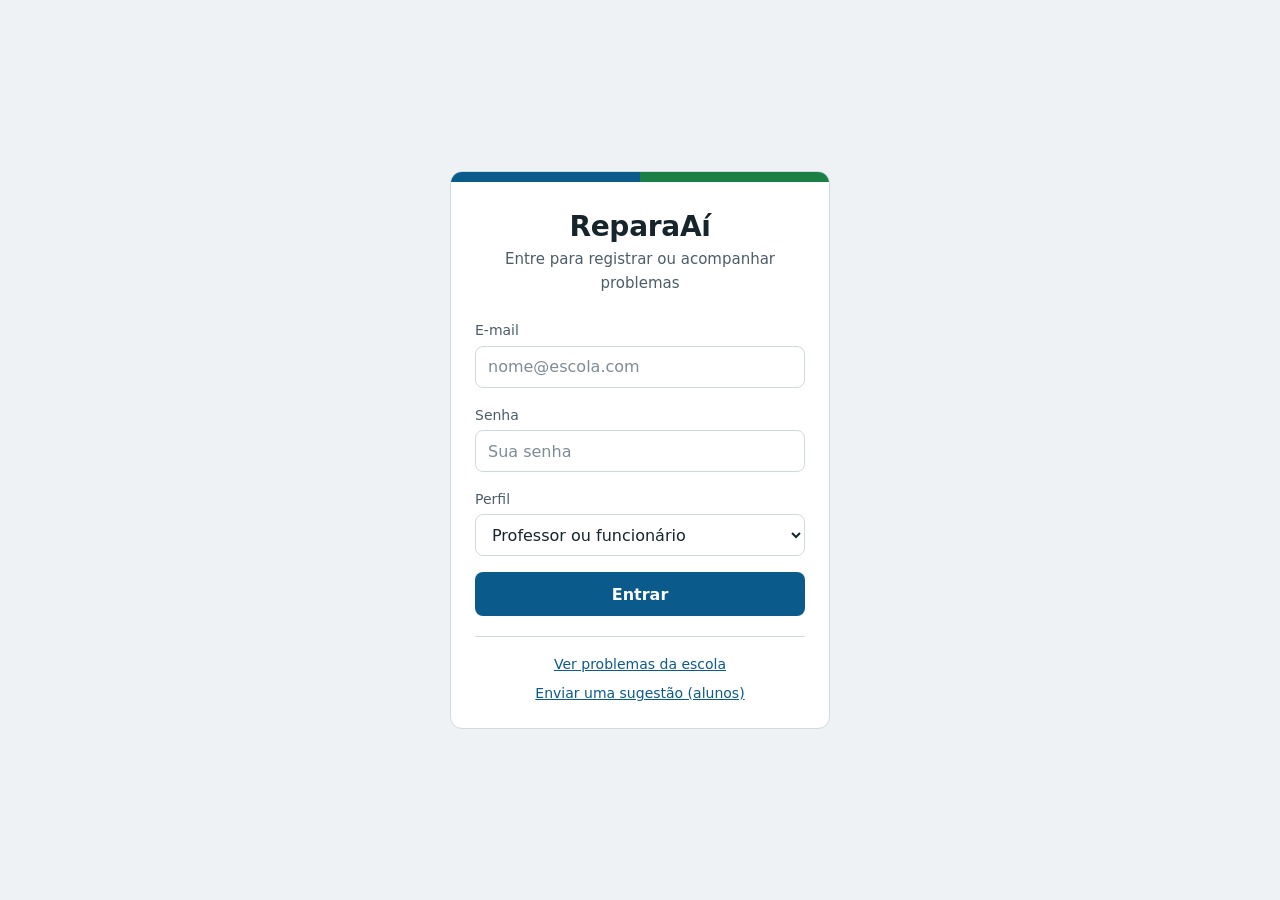
<file: index.html>
<!DOCTYPE html>
<html lang="pt-BR">
<head>
  <meta charset="UTF-8">
  <meta name="viewport" content="width=device-width, initial-scale=1.0">
  <meta name="description" content="ReparaAí: sistema para registrar e acompanhar os problemas de estrutura da escola.">
  <title>Entrar | ReparaAí</title>
  <link rel="stylesheet" href="index.css">
</head>
<body class="pagina-login">

  <main class="cartao">
    <div class="cartao-corpo">

      <header class="cabecalho-login">
        <h1>ReparaAí</h1>
        <p class="subtitulo">Entre para registrar ou acompanhar problemas</p>
      </header>

      <form class="formulario" id="form-login" action="relatar.html">

        <div class="campo">
          <label for="email">E-mail</label>
          <input type="email" id="email" placeholder="nome@escola.com" autocomplete="email" required>
        </div>

        <div class="campo">
          <label for="senha">Senha</label>
          <input type="password" id="senha" placeholder="Sua senha" autocomplete="current-password" required>
        </div>

        <div class="campo">
          <label for="perfil">Perfil</label>
          <select id="perfil" required>
            <option value="funcionario">Professor ou funcionário</option>
            <option value="direcao">Direção</option>
            <option value="manutencao">Manutenção</option>
          </select>
        </div>

        <button type="submit" class="btn btn-primario">Entrar</button>

      </form>

      <nav class="links-rodape" aria-label="Acesso sem login">
        <a href="publico.html">Ver problemas da escola</a>
        <a href="sugestões.html">Enviar uma sugestão (alunos)</a>
      </nav>

    </div>
  </main>

  <script src="index.js"></script>
</body>
</html>
</file>
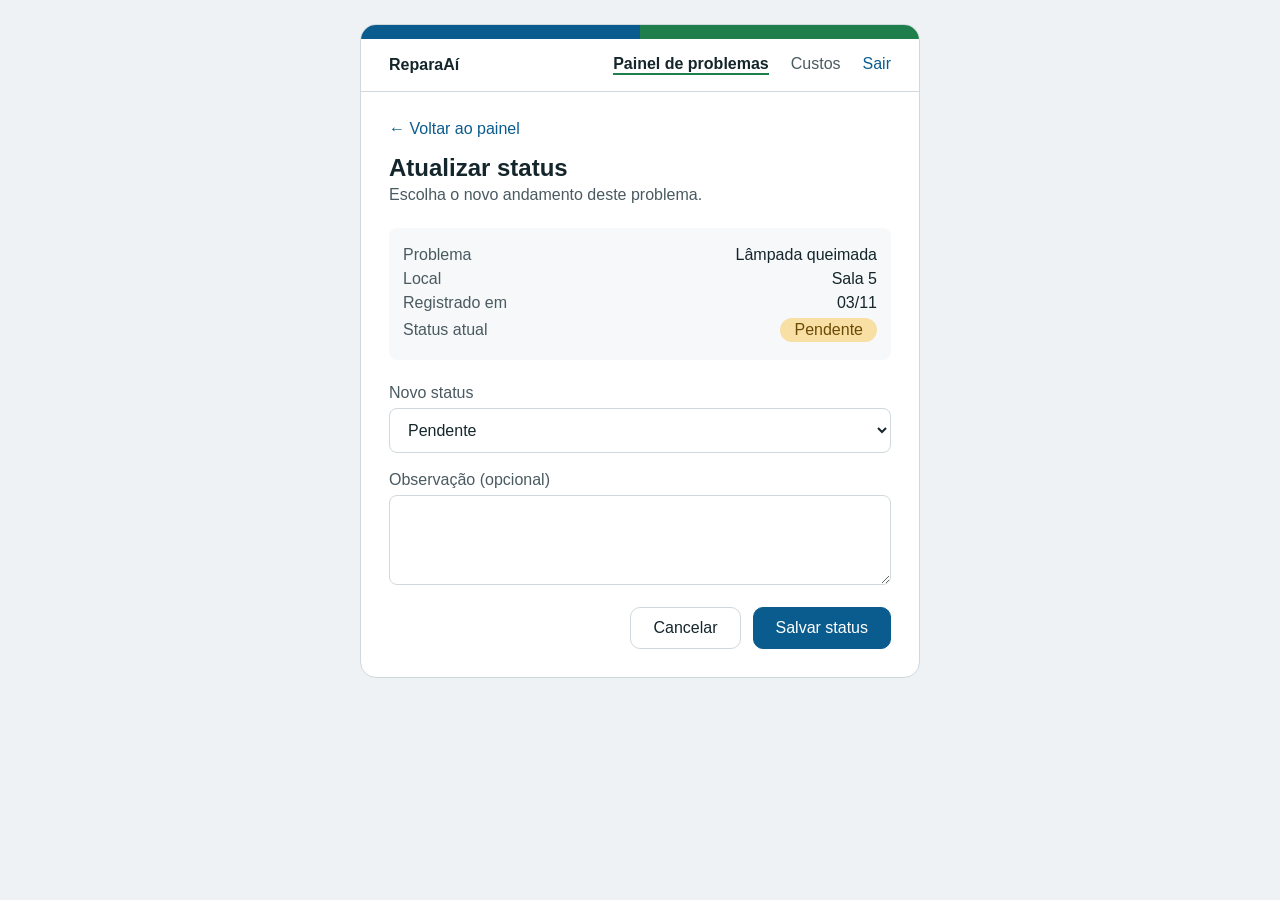
<file: atualizar.html>
<!DOCTYPE html>
<html lang="pt-BR">
<head>
  <meta charset="UTF-8">
  <meta name="viewport" content="width=device-width, initial-scale=1">
  <title>Atualizar status | ReparaAí</title>
  <link rel="stylesheet" href="atualizar.css">
</head>
<body>

  <main class="cartao">

    <header class="cabecalho">
      <a class="logo" href="painel.html">ReparaAí</a>
      <nav class="menu">
        <a href="painel.html" class="ativo">Painel de problemas</a>
        <a href="custos.html">Custos</a>
        <a href="index.html" class="sair">Sair</a>
      </nav>
    </header>

    <section class="conteudo">
      <a class="voltar" href="painel.html">← Voltar ao painel</a>

      <h1>Atualizar status</h1>
      <p class="subtitulo">Escolha o novo andamento deste problema.</p>

      <div class="resumo">
        <p><span>Problema</span> <span>Lâmpada queimada</span></p>
        <p><span>Local</span> <span>Sala 5</span></p>
        <p><span>Registrado em</span> <span>03/11</span></p>
        <p><span>Status atual</span> <span class="status pendente">Pendente</span></p>
      </div>

      <form action="painel.html">
        <div class="campo">
          <label for="novo-status">Novo status</label>
          <select id="novo-status">
            <option>Pendente</option>
            <option>Em andamento</option>
            <option>Resolvido</option>
          </select>
        </div>

        <div class="campo">
          <label for="observacao">Observação (opcional)</label>
          <textarea id="observacao"></textarea>
        </div>

        <div class="botoes">
          <a href="painel.html" class="btn">Cancelar</a>
          <button type="submit" class="btn btn-primario">Salvar status</button>
        </div>
      </form>
    </section>

  </main>

</body>
</html>
</file>
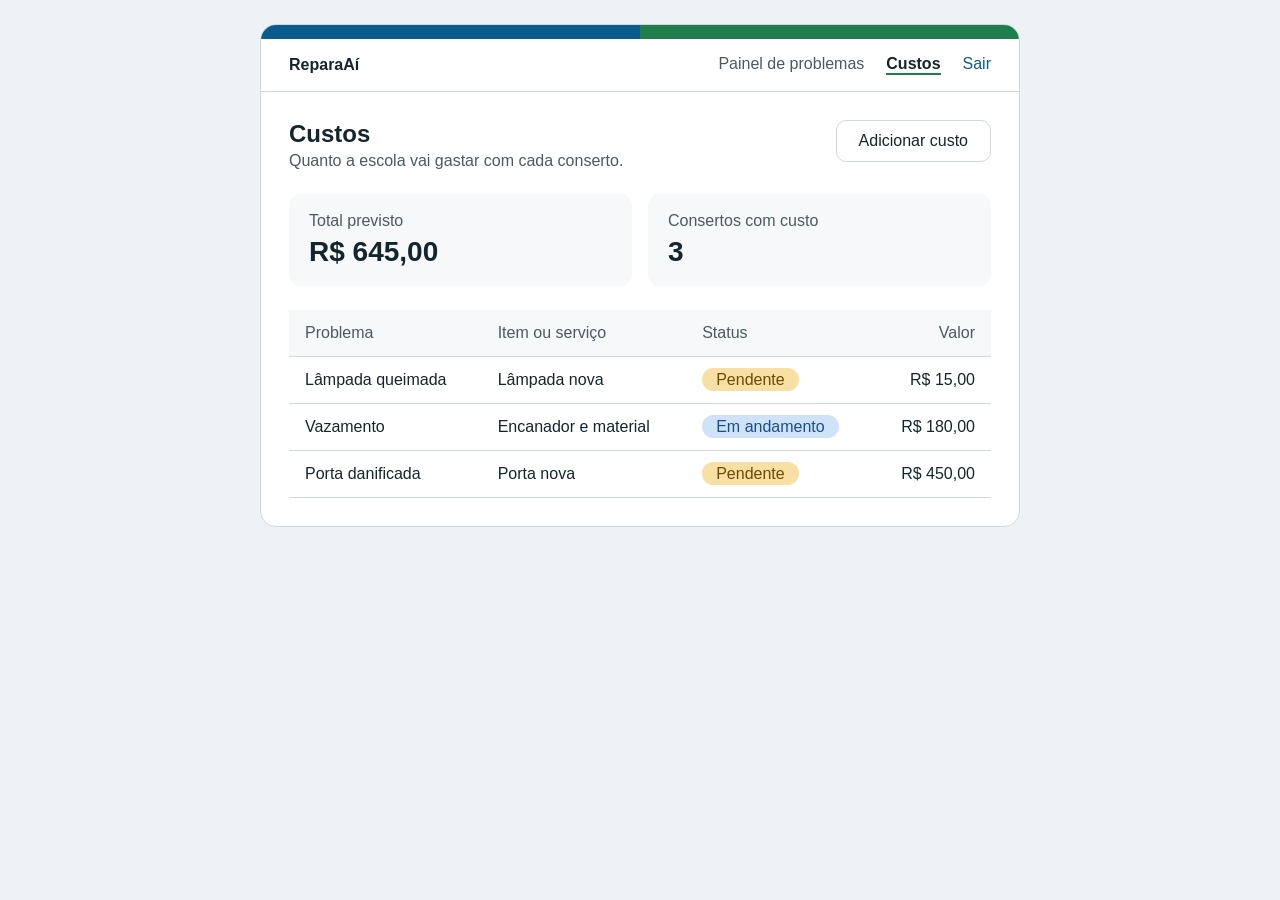
<file: custos.html>
<!DOCTYPE html>
<html lang="pt-BR">
<head>
  <meta charset="UTF-8">
  <meta name="viewport" content="width=device-width, initial-scale=1">
  <title>Custos | ReparaAí</title>
  <link rel="stylesheet" href="custos.css">
</head>
<body>

  <main class="cartao">

    <header class="cabecalho">
      <a class="logo" href="painel.html">ReparaAí</a>
      <nav class="menu">
        <a href="painel.html">Painel de problemas</a>
        <a href="custos.html" class="ativo">Custos</a>
        <a href="index.html" class="sair">Sair</a>
      </nav>
    </header>

    <section class="conteudo">

      <div class="titulo-linha">
        <div>
          <h1>Custos</h1>
          <p class="subtitulo">Quanto a escola vai gastar com cada conserto.</p>
        </div>
        <a href="adicionar-custo.html" class="btn">Adicionar custo</a>
      </div>

      <div class="totais">
        <div class="total">
          <p>Total previsto</p>
          <strong>R$ 645,00</strong>
        </div>
        <div class="total">
          <p>Consertos com custo</p>
          <strong>3</strong>
        </div>
      </div>

      <table>
        <tr>
          <th>Problema</th>
          <th>Item ou serviço</th>
          <th>Status</th>
          <th class="direita">Valor</th>
        </tr>
        <tr>
          <td>Lâmpada queimada</td>
          <td>Lâmpada nova</td>
          <td><span class="status pendente">Pendente</span></td>
          <td class="direita">R$ 15,00</td>
        </tr>
        <tr>
          <td>Vazamento</td>
          <td>Encanador e material</td>
          <td><span class="status andamento">Em andamento</span></td>
          <td class="direita">R$ 180,00</td>
        </tr>
        <tr>
          <td>Porta danificada</td>
          <td>Porta nova</td>
          <td><span class="status pendente">Pendente</span></td>
          <td class="direita">R$ 450,00</td>
        </tr>
      </table>
    </section>

  </main>

</body>
</html>
</file>
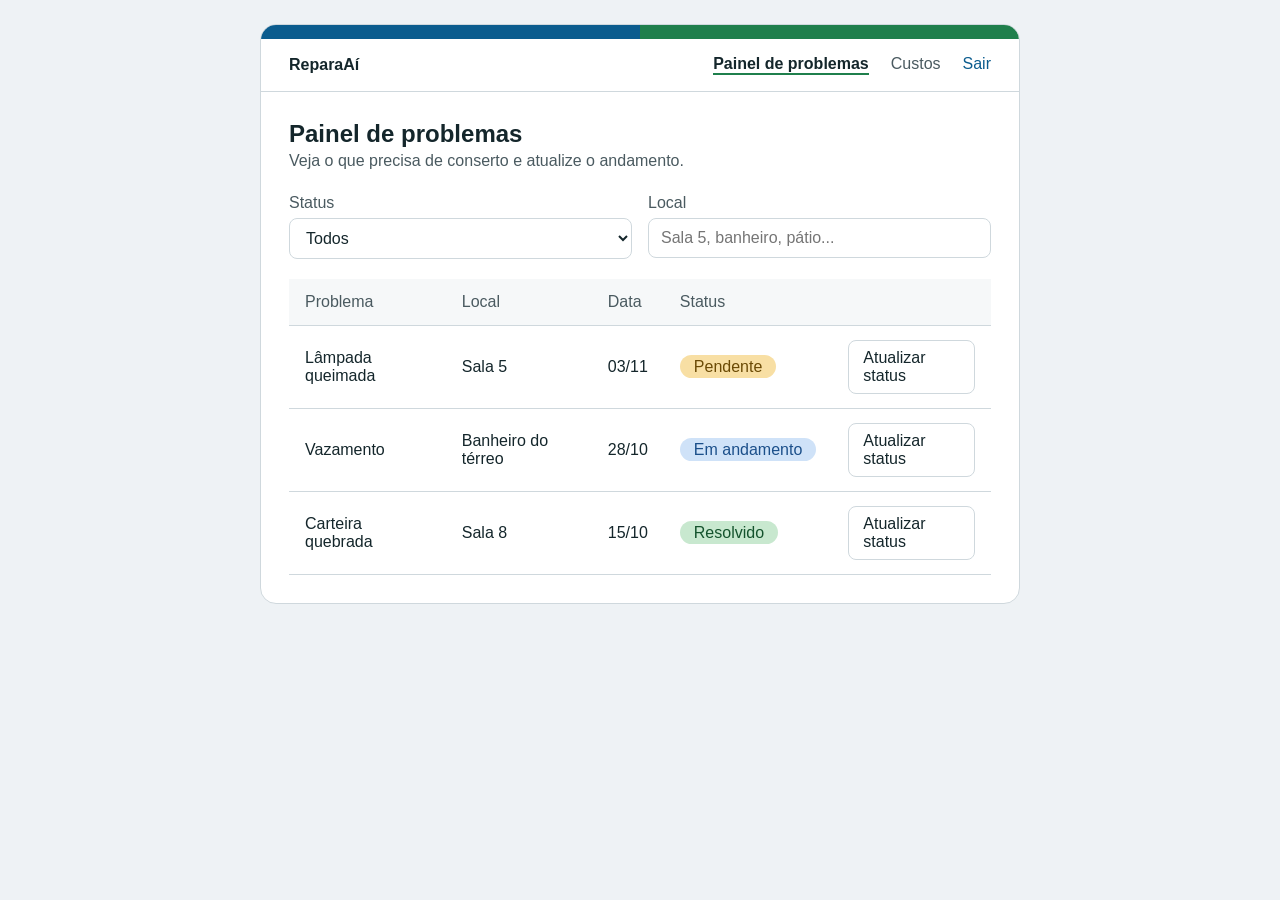
<file: painel.html>
<!DOCTYPE html>
<html lang="pt-BR">
<head>
  <meta charset="UTF-8">
  <meta name="viewport" content="width=device-width, initial-scale=1">
  <title>Painel de problemas | ReparaAí</title>
  <link rel="stylesheet" href="painel.css">
</head>
<body>

  <main class="cartao">

    <header class="cabecalho">
      <a class="logo" href="painel.html">ReparaAí</a>
      <nav class="menu">
        <a href="painel.html" class="ativo">Painel de problemas</a>
        <a href="custos.html">Custos</a>
        <a href="index.html" class="sair">Sair</a>
      </nav>
    </header>

    <section class="conteudo">
      <h1>Painel de problemas</h1>
      <p class="subtitulo">Veja o que precisa de conserto e atualize o andamento.</p>

      <div class="filtros">
        <div>
          <label for="filtro-status">Status</label>
          <select id="filtro-status">
            <option>Todos</option>
            <option>Pendente</option>
            <option>Em andamento</option>
            <option>Resolvido</option>
          </select>
        </div>
        <div>
          <label for="filtro-local">Local</label>
          <input type="text" id="filtro-local" placeholder="Sala 5, banheiro, pátio...">
        </div>
      </div>

      <table>
        <thead>
          <tr>
            <th>Problema</th>
            <th>Local</th>
            <th>Data</th>
            <th>Status</th>
            <th></th>
          </tr>
        </thead>
        <tbody>
          <tr>
            <td>Lâmpada queimada</td>
            <td>Sala 5</td>
            <td>03/11</td>
            <td><span class="status pendente">Pendente</span></td>
            <td><a class="btn-atualizar" href="atualizar.html">Atualizar status</a></td>
          </tr>
          <tr>
            <td>Vazamento</td>
            <td>Banheiro do térreo</td>
            <td>28/10</td>
            <td><span class="status andamento">Em andamento</span></td>
            <td><a class="btn-atualizar" href="atualizar.html">Atualizar status</a></td>
          </tr>
          <tr>
            <td>Carteira quebrada</td>
            <td>Sala 8</td>
            <td>15/10</td>
            <td><span class="status resolvido">Resolvido</span></td>
            <td><a class="btn-atualizar" href="atualizar.html">Atualizar status</a></td>
          </tr>
        </tbody>
      </table>
    </section>

  </main>

  <script src="painel.js"></script>
</body>
</html>
</file>
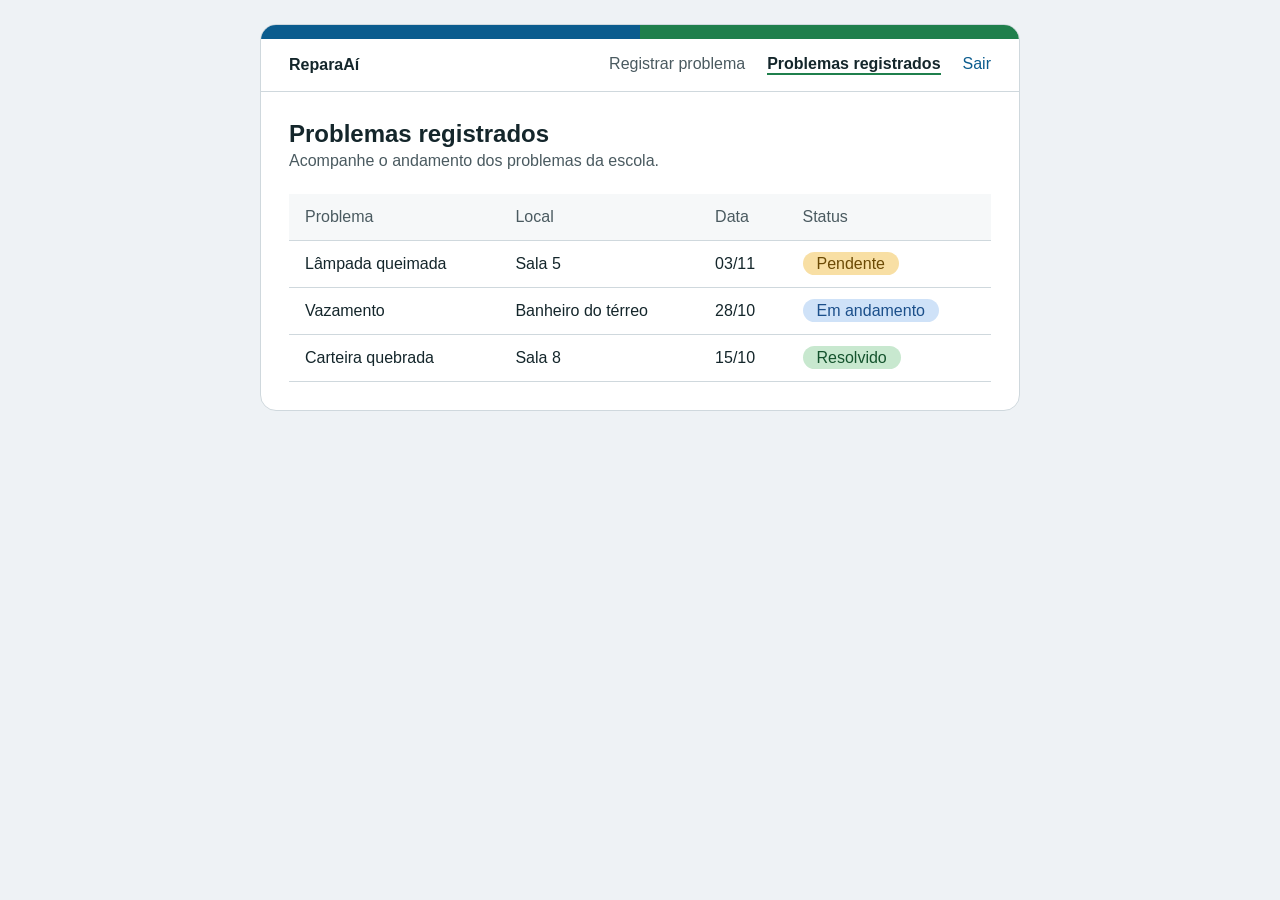
<file: problemas.html>
<!DOCTYPE html>
<html lang="pt-BR">
<head>
  <meta charset="UTF-8">
  <meta name="viewport" content="width=device-width, initial-scale=1">
  <title>Problemas registrados | ReparaAí</title>
  <link rel="stylesheet" href="problemas.css">
</head>
<body>

  <main class="cartao">

    <header class="cabecalho">
      <a class="logo" href="relatar.html">ReparaAí</a>
      <nav class="menu">
        <a href="relatar.html">Registrar problema</a>
        <a href="problemas.html" class="ativo">Problemas registrados</a>
        <a href="index.html" class="sair">Sair</a>
      </nav>
    </header>

    <section class="conteudo">
      <h1>Problemas registrados</h1>
      <p class="subtitulo">Acompanhe o andamento dos problemas da escola.</p>

      <table>
        <tr>
          <th>Problema</th>
          <th>Local</th>
          <th>Data</th>
          <th>Status</th>
        </tr>
        <tr>
          <td>Lâmpada queimada</td>
          <td>Sala 5</td>
          <td>03/11</td>
          <td><span class="status pendente">Pendente</span></td>
        </tr>
        <tr>
          <td>Vazamento</td>
          <td>Banheiro do térreo</td>
          <td>28/10</td>
          <td><span class="status andamento">Em andamento</span></td>
        </tr>
        <tr>
          <td>Carteira quebrada</td>
          <td>Sala 8</td>
          <td>15/10</td>
          <td><span class="status resolvido">Resolvido</span></td>
        </tr>
      </table>
    </section>

  </main>

</body>
</html>
</file>
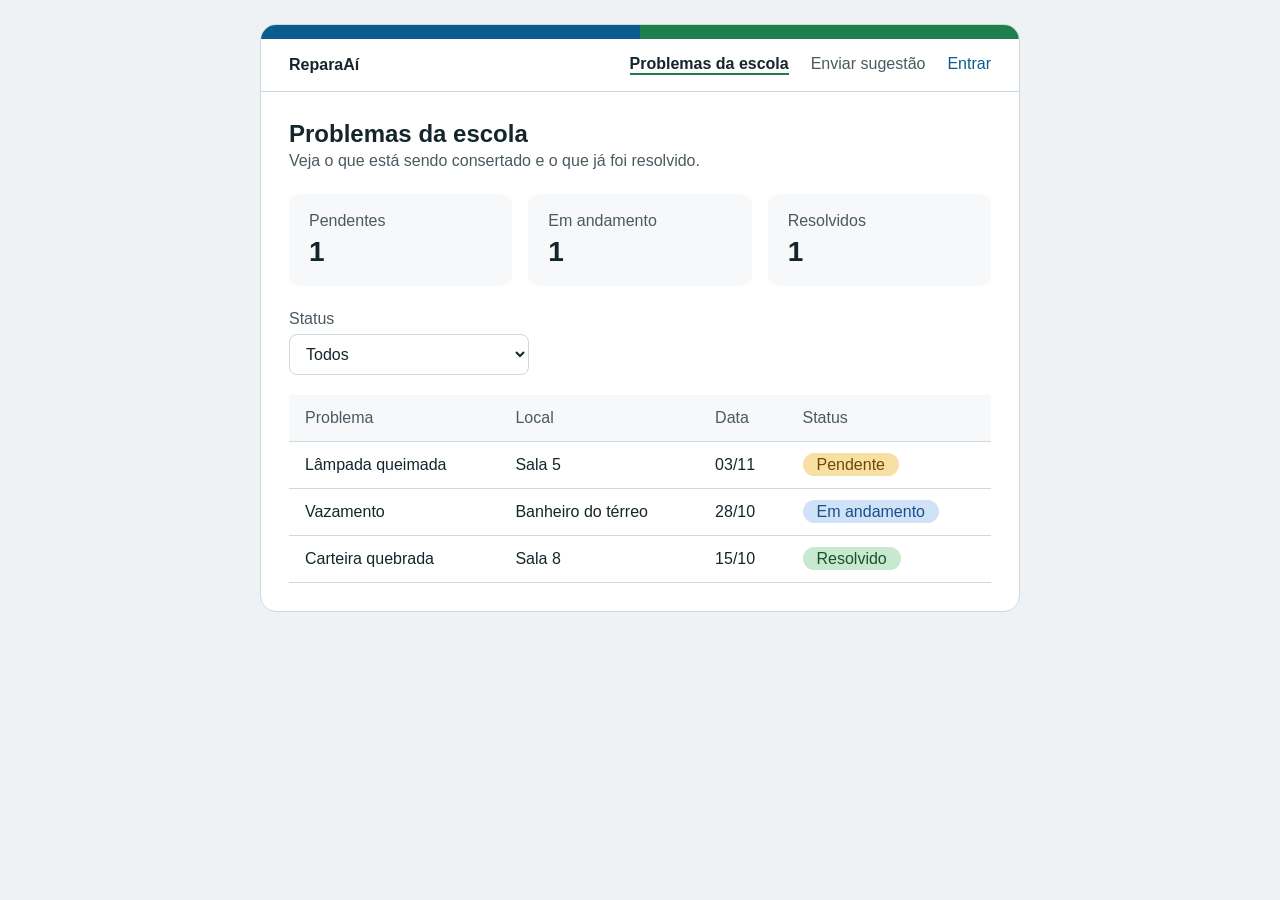
<file: publico.html>
<!DOCTYPE html>
<html lang="pt-BR">
<head>
  <meta charset="UTF-8">
  <meta name="viewport" content="width=device-width, initial-scale=1">
  <title>Problemas da escola | ReparaAí</title>
  <link rel="stylesheet" href="publico.css">
</head>
<body>

  <main class="cartao">

    <header class="cabecalho">
      <a class="logo" href="publico.html">ReparaAí</a>
      <nav class="menu">
        <a href="publico.html" class="ativo">Problemas da escola</a>
        <a href="sugestoes.html">Enviar sugestão</a>
        <a href="index.html" class="entrar">Entrar</a>
      </nav>
    </header>

    <section class="conteudo">
      <h1>Problemas da escola</h1>
      <p class="subtitulo">Veja o que está sendo consertado e o que já foi resolvido.</p>

      <div class="totais">
        <div class="total">
          <p>Pendentes</p>
          <strong>1</strong>
        </div>
        <div class="total">
          <p>Em andamento</p>
          <strong>1</strong>
        </div>
        <div class="total">
          <p>Resolvidos</p>
          <strong>1</strong>
        </div>
      </div>

      <div class="filtro">
        <label for="filtro-status">Status</label>
        <select id="filtro-status">
          <option>Todos</option>
          <option>Pendente</option>
          <option>Em andamento</option>
          <option>Resolvido</option>
        </select>
      </div>

      <table>
        <thead>
          <tr>
            <th>Problema</th>
            <th>Local</th>
            <th>Data</th>
            <th>Status</th>
          </tr>
        </thead>
        <tbody>
          <tr>
            <td>Lâmpada queimada</td>
            <td>Sala 5</td>
            <td>03/11</td>
            <td><span class="status pendente">Pendente</span></td>
          </tr>
          <tr>
            <td>Vazamento</td>
            <td>Banheiro do térreo</td>
            <td>28/10</td>
            <td><span class="status andamento">Em andamento</span></td>
          </tr>
          <tr>
            <td>Carteira quebrada</td>
            <td>Sala 8</td>
            <td>15/10</td>
            <td><span class="status resolvido">Resolvido</span></td>
          </tr>
        </tbody>
      </table>
    </section>

  </main>

  <script src="publico.js"></script>
</body>
</html>
</file>
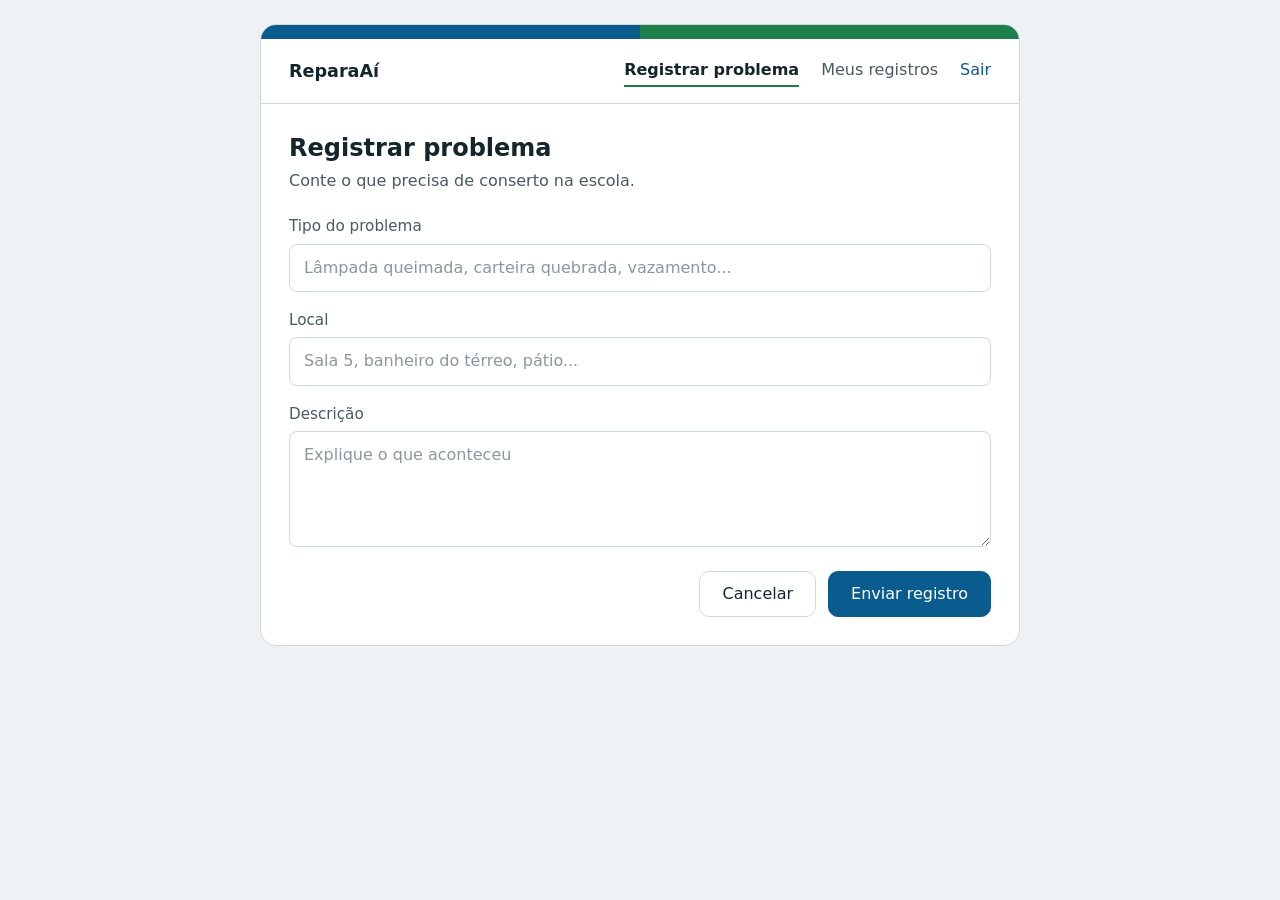
<file: relatar.html>
<!DOCTYPE html>
<html lang="pt-BR">
<head>
  <meta charset="UTF-8">
  <meta name="viewport" content="width=device-width, initial-scale=1">
  <title>Registrar problema – ReparaAí</title>
  <link rel="stylesheet" href="relatar.css">
</head>
<body>
  <main class="card card--wide">
    <header class="topbar">
      <a class="brand" href="relatar.html">ReparaAí</a>
      <nav class="nav" aria-label="Principal">
        <a href="relatar.html" class="nav__link is-active" aria-current="page">Registrar problema</a>
        <a href="meus-registros.html" class="nav__link">Meus registros</a>
        <a href="index.html" class="nav__link nav__link--exit">Sair</a>
      </nav>
    </header>

    <section class="content">
      <h1 class="title title--left">Registrar problema</h1>
      <p class="subtitle subtitle--left">Conte o que precisa de conserto na escola.</p>

      <div id="aviso" class="alert" role="status" aria-live="polite" hidden></div>

      <form id="form-problema" novalidate>
        <div class="field">
          <label for="tipo">Tipo do problema</label>
          <input id="tipo" name="tipo" type="text" placeholder="Lâmpada queimada, carteira quebrada, vazamento..." autocomplete="off">
          <p class="field__error" id="erro-tipo" hidden></p>
        </div>

        <div class="field">
          <label for="local">Local</label>
          <input id="local" name="local" type="text" placeholder="Sala 5, banheiro do térreo, pátio..." autocomplete="off">
          <p class="field__error" id="erro-local" hidden></p>
        </div>

        <div class="field">
          <label for="descricao">Descrição</label>
          <textarea id="descricao" name="descricao" rows="4" placeholder="Explique o que aconteceu"></textarea>
          <p class="field__error" id="erro-descricao" hidden></p>
        </div>

        <div class="actions">
          <button type="button" id="btn-cancelar" class="btn btn--outline">Cancelar</button>
          <button type="submit" class="btn btn--primary">Enviar registro</button>
        </div>
      </form>
    </section>
  </main>

  <script src="relatar.js"></script>
</body>
</html>
</file>
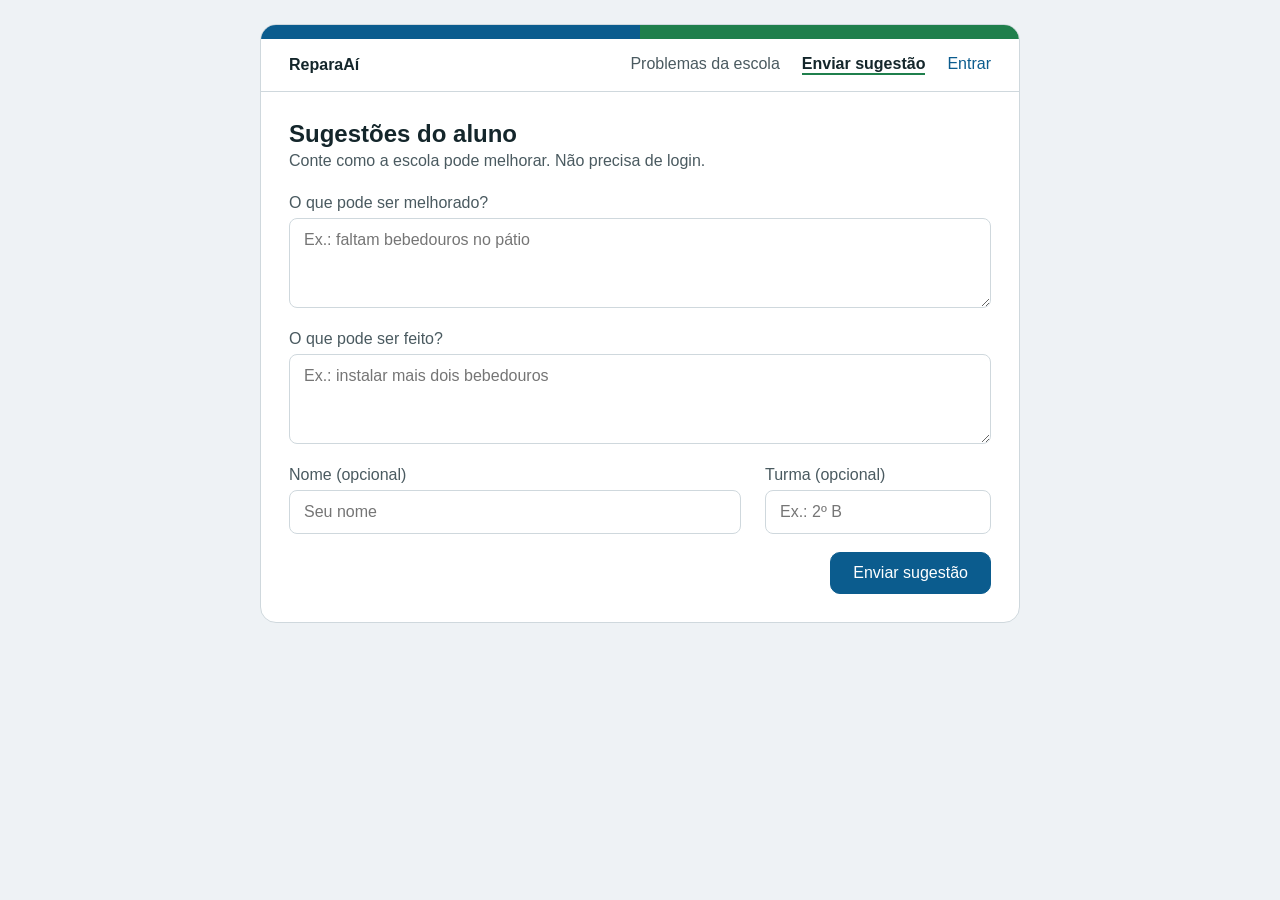
<file: sugestões.html>
<!DOCTYPE html>
<html lang="pt-BR">
<head>
  <meta charset="UTF-8">
  <meta name="viewport" content="width=device-width, initial-scale=1">
  <title>Enviar sugestão | ReparaAí</title>
  <link rel="stylesheet" href="sugestões.css">
</head>
<body>

  <main class="cartao">

    <header class="cabecalho">
      <a class="logo" href="publico.html">ReparaAí</a>
      <nav class="menu">
        <a href="publico.html">Problemas da escola</a>
        <a href="sugestoes.html" class="ativo">Enviar sugestão</a>
        <a href="index.html" class="entrar">Entrar</a>
      </nav>
    </header>

    <section class="conteudo">
      <h1>Sugestões do aluno</h1>
      <p class="subtitulo">Conte como a escola pode melhorar. Não precisa de login.</p>

      <p class="aviso" id="aviso" hidden>Sugestão enviada. Obrigado por ajudar a melhorar a escola.</p>

      <form id="form-sugestao">
        <div class="campo">
          <label for="melhorar">O que pode ser melhorado?</label>
          <textarea id="melhorar" placeholder="Ex.: faltam bebedouros no pátio" required></textarea>
        </div>

        <div class="campo">
          <label for="fazer">O que pode ser feito?</label>
          <textarea id="fazer" placeholder="Ex.: instalar mais dois bebedouros" required></textarea>
        </div>

        <div class="duas-colunas">
          <div class="campo">
            <label for="nome">Nome (opcional)</label>
            <input type="text" id="nome" placeholder="Seu nome">
          </div>
          <div class="campo">
            <label for="turma">Turma (opcional)</label>
            <input type="text" id="turma" placeholder="Ex.: 2º B">
          </div>
        </div>

        <div class="botoes">
          <button type="submit" class="btn">Enviar sugestão</button>
        </div>
      </form>
    </section>

  </main>

  <script src="sugestões.js"></script>
</body>
</html>
</file>
<file: index.css>
:root {
  --tinta: #16242c;
  --tinta-suave: #4c5d68;
  --papel: #eef2f4;
  --branco: #ffffff;
  --azul: #0b5a8c;
  --azul-escuro: #084468;
  --verde: #1b7f45;
  --verde-escuro: #12603a;
  --borda: #cfd9df;
  --raio: 8px;
}

*,
*::before,
*::after {
  box-sizing: border-box;
}

body {
  margin: 0;
  min-height: 100vh;
  font-family: "Segoe UI", system-ui, -apple-system, Roboto, Arial, sans-serif;
  font-size: 1rem;
  line-height: 1.6;
  color: var(--tinta);
  background-color: var(--papel);
}

h1 {
  margin: 0;
  font-size: 1.75rem;
  font-weight: 700;
  letter-spacing: -0.01em;
  line-height: 1.2;
}

a {
  color: var(--azul);
}

a:hover {
  color: var(--azul-escuro);
}


:focus-visible {
  outline: 3px solid var(--azul);
  outline-offset: 2px;
}


.cartao {
  width: 100%;
  max-width: 380px;
  background-color: var(--branco);
  border: 1px solid var(--borda);
  border-radius: 12px;
  overflow: hidden;
}

.cartao::before {
  content: "";
  display: block;
  height: 10px;
  background: linear-gradient(90deg, var(--azul) 50%, var(--verde) 50%);
}

.cartao-corpo {
  padding: 1.75rem 1.5rem 1.5rem;
}

.formulario {
  display: flex;
  flex-direction: column;
  gap: 1rem;
}

.campo label {
  display: block;
  margin-bottom: 0.25rem;
  font-size: 0.875rem;
  color: var(--tinta-suave);
}

.campo input,
.campo select,
.campo textarea {
  width: 100%;
  padding: 0 0.75rem;
  border: 1px solid var(--borda);
  border-radius: var(--raio);
  background-color: var(--branco);
  color: inherit;
  font: inherit;
}

.campo input,
.campo select {
  height: 42px;
}

.campo input:focus-visible,
.campo select:focus-visible,
.campo textarea:focus-visible {
  border-color: var(--azul);
}

.campo input::placeholder,
.campo textarea::placeholder {
  color: #7d8c96;
}

.btn {
  height: 44px;
  padding: 0 1.25rem;
  border: 0;
  border-radius: var(--raio);
  font: inherit;
  font-weight: 600;
  cursor: pointer;
}

.btn-primario {
  background-color: var(--azul);
  color: var(--branco);
}

.btn-primario:hover {
  background-color: var(--azul-escuro);
}

.pagina-login {
  display: grid;
  place-items: center;
  padding: 1.5rem;
}

.cabecalho-login {
  margin-bottom: 1.5rem;
  text-align: center;
}

.subtitulo {
  margin: 0.25rem 0 0;
  font-size: 0.9375rem;
  color: var(--tinta-suave);
}

.links-rodape {
  display: flex;
  flex-direction: column;
  align-items: center;
  gap: 0.375rem;
  margin-top: 1.25rem;
  padding-top: 1rem;
  border-top: 1px solid var(--borda);
  font-size: 0.875rem;
}
</file>
<file: atualizar.css>
/* Cores da escola */
:root {
  --azul: #0b5c8e;
  --verde: #1f7f4c;
  --branco: #ffffff;
  --fundo: #eef2f5;
  --texto: #14262b;
  --texto-suave: #4a5a60;
  --borda: #cfd8dd;
}

* {
  box-sizing: border-box;
}

body {
  margin: 0;
  padding: 24px 16px;
  background: var(--fundo);
  color: var(--texto);
  font-family: "Segoe UI", Arial, sans-serif;
}

/* Cartão branco com a faixa azul e verde no topo */
.cartao {
  max-width: 560px;
  margin: 0 auto;
  background: var(--branco);
  border: 1px solid var(--borda);
  border-radius: 16px;
  overflow: hidden;
}

.cartao::before {
  content: "";
  display: block;
  height: 14px;
  background: linear-gradient(90deg, var(--azul) 50%, var(--verde) 50%);
}

/* Cabeçalho */
.cabecalho {
  display: flex;
  justify-content: space-between;
  align-items: center;
  flex-wrap: wrap;
  gap: 8px 24px;
  padding: 16px 28px;
  border-bottom: 1px solid var(--borda);
}

.logo {
  font-weight: 700;
  color: var(--texto);
  text-decoration: none;
}

.menu {
  display: flex;
  gap: 22px;
}

.menu a {
  color: var(--texto-suave);
  text-decoration: none;
}

.menu a.ativo {
  color: var(--texto);
  font-weight: 600;
  border-bottom: 2px solid var(--verde);
}

.menu a.sair {
  color: var(--azul);
}

/* Conteúdo */
.conteudo {
  padding: 28px;
}

h1 {
  margin: 0 0 4px;
  font-size: 1.5rem;
}

.subtitulo {
  margin: 0 0 24px;
  color: var(--texto-suave);
}

/* Link de voltar */
.voltar {
  display: inline-block;
  margin-bottom: 16px;
  color: var(--azul);
  text-decoration: none;
}

.voltar:hover {
  text-decoration: underline;
}

/* Resumo do problema */
.resumo {
  margin-bottom: 24px;
  padding: 12px 14px;
  background: #f6f8f9;
  border-radius: 8px;
}

.resumo p {
  display: flex;
  justify-content: space-between;
  align-items: center;
  margin: 6px 0;
}

.resumo p span:first-child {
  color: var(--texto-suave);
}

/* Status */
.status {
  padding: 3px 14px;
  border-radius: 999px;
  white-space: nowrap;
}

.pendente {
  background: #f8dfa4;
  color: #6b4a05;
}

/* Campos */
.campo {
  margin-bottom: 18px;
}

.campo label {
  display: block;
  margin-bottom: 6px;
  color: var(--texto-suave);
}

.campo select,
.campo textarea {
  width: 100%;
  padding: 12px 14px;
  border: 1px solid var(--borda);
  border-radius: 8px;
  background: var(--branco);
  font: inherit;
  color: var(--texto);
}

.campo textarea {
  min-height: 90px;
  resize: vertical;
}

/* Botões */
.botoes {
  display: flex;
  justify-content: flex-end;
  gap: 12px;
}

.btn {
  padding: 11px 22px;
  border: 1px solid var(--borda);
  border-radius: 10px;
  background: var(--branco);
  font: inherit;
  color: var(--texto);
  text-decoration: none;
  cursor: pointer;
}

.btn-primario {
  background: var(--azul);
  border-color: var(--azul);
  color: var(--branco);
}
</file>
<file: custos.css>
/* Cores da escola */
:root {
  --azul: #0b5c8e;
  --verde: #1f7f4c;
  --branco: #ffffff;
  --fundo: #eef2f5;
  --texto: #14262b;
  --texto-suave: #4a5a60;
  --borda: #cfd8dd;
}

* {
  box-sizing: border-box;
}

body {
  margin: 0;
  padding: 24px 16px;
  background: var(--fundo);
  color: var(--texto);
  font-family: "Segoe UI", Arial, sans-serif;
}

/* Cartão branco com a faixa azul e verde no topo */
.cartao {
  max-width: 760px;
  margin: 0 auto;
  background: var(--branco);
  border: 1px solid var(--borda);
  border-radius: 16px;
  overflow: hidden;
}

.cartao::before {
  content: "";
  display: block;
  height: 14px;
  background: linear-gradient(90deg, var(--azul) 50%, var(--verde) 50%);
}

/* Cabeçalho */
.cabecalho {
  display: flex;
  justify-content: space-between;
  align-items: center;
  flex-wrap: wrap;
  gap: 8px 24px;
  padding: 16px 28px;
  border-bottom: 1px solid var(--borda);
}

.logo {
  font-weight: 700;
  color: var(--texto);
  text-decoration: none;
}

.menu {
  display: flex;
  gap: 22px;
}

.menu a {
  color: var(--texto-suave);
  text-decoration: none;
}

.menu a.ativo {
  color: var(--texto);
  font-weight: 600;
  border-bottom: 2px solid var(--verde);
}

.menu a.sair {
  color: var(--azul);
}

/* Conteúdo */
.conteudo {
  padding: 28px;
}

h1 {
  margin: 0 0 4px;
  font-size: 1.5rem;
}

.subtitulo {
  margin: 0 0 24px;
  color: var(--texto-suave);
}

/* Tabela */
table {
  width: 100%;
  border-collapse: collapse;
}

th,
td {
  padding: 14px 16px;
  text-align: left;
  border-bottom: 1px solid var(--borda);
}

th {
  background: #f6f8f9;
  color: var(--texto-suave);
  font-weight: 400;
}

/* Status */
.status {
  padding: 3px 14px;
  border-radius: 999px;
  white-space: nowrap;
}

.pendente {
  background: #f8dfa4;
  color: #6b4a05;
}

.andamento {
  background: #cfe2f8;
  color: #1b4f8a;
}

.resolvido {
  background: #c8e8cf;
  color: #14532d;
}

/* Título com o botão ao lado */
.titulo-linha {
  display: flex;
  justify-content: space-between;
  align-items: flex-start;
  gap: 16px;
}

.btn {
  padding: 11px 22px;
  border: 1px solid var(--borda);
  border-radius: 10px;
  background: var(--branco);
  color: var(--texto);
  text-decoration: none;
  white-space: nowrap;
}

.btn:hover {
  border-color: var(--azul);
  color: var(--azul);
}

/* Quadros com os totais */
.totais {
  display: grid;
  grid-template-columns: 1fr 1fr;
  gap: 16px;
  margin-bottom: 24px;
}

.total {
  padding: 18px 20px;
  background: #f6f8f9;
  border-radius: 12px;
}

.total p {
  margin: 0;
  color: var(--texto-suave);
}

.total strong {
  display: block;
  margin-top: 6px;
  font-size: 1.75rem;
}

/* Coluna do valor */
.direita {
  text-align: right;
}
</file>
<file: painel.css>
/* Cores da escola */
:root {
  --azul: #0b5c8e;
  --verde: #1f7f4c;
  --branco: #ffffff;
  --fundo: #eef2f5;
  --texto: #14262b;
  --texto-suave: #4a5a60;
  --borda: #cfd8dd;
}

* {
  box-sizing: border-box;
}

body {
  margin: 0;
  padding: 24px 16px;
  background: var(--fundo);
  color: var(--texto);
  font-family: "Segoe UI", Arial, sans-serif;
}

/* Cartão branco com a faixa azul e verde no topo */
.cartao {
  max-width: 760px;
  margin: 0 auto;
  background: var(--branco);
  border: 1px solid var(--borda);
  border-radius: 16px;
  overflow: hidden;
}

.cartao::before {
  content: "";
  display: block;
  height: 14px;
  background: linear-gradient(90deg, var(--azul) 50%, var(--verde) 50%);
}

/* Cabeçalho */
.cabecalho {
  display: flex;
  justify-content: space-between;
  align-items: center;
  flex-wrap: wrap;
  gap: 8px 24px;
  padding: 16px 28px;
  border-bottom: 1px solid var(--borda);
}

.logo {
  font-weight: 700;
  color: var(--texto);
  text-decoration: none;
}

.menu {
  display: flex;
  gap: 22px;
}

.menu a {
  color: var(--texto-suave);
  text-decoration: none;
}

.menu a.ativo {
  color: var(--texto);
  font-weight: 600;
  border-bottom: 2px solid var(--verde);
}

.menu a.sair {
  color: var(--azul);
}

/* Conteúdo */
.conteudo {
  padding: 28px;
}

h1 {
  margin: 0 0 4px;
  font-size: 1.5rem;
}

.subtitulo {
  margin: 0 0 24px;
  color: var(--texto-suave);
}

/* Tabela */
table {
  width: 100%;
  border-collapse: collapse;
}

th,
td {
  padding: 14px 16px;
  text-align: left;
  border-bottom: 1px solid var(--borda);
}

th {
  background: #f6f8f9;
  color: var(--texto-suave);
  font-weight: 400;
}

/* Status */
.status {
  padding: 3px 14px;
  border-radius: 999px;
  white-space: nowrap;
}

.pendente {
  background: #f8dfa4;
  color: #6b4a05;
}

.andamento {
  background: #cfe2f8;
  color: #1b4f8a;
}

.resolvido {
  background: #c8e8cf;
  color: #14532d;
}

/* Filtros */
.filtros {
  display: grid;
  grid-template-columns: 1fr 1fr;
  gap: 16px;
  margin-bottom: 20px;
}

.filtros label {
  display: block;
  margin-bottom: 6px;
  color: var(--texto-suave);
}

.filtros select,
.filtros input {
  width: 100%;
  padding: 10px 12px;
  border: 1px solid var(--borda);
  border-radius: 8px;
  background: var(--branco);
  font: inherit;
  color: var(--texto);
}

/* Botão da tabela */
.btn-atualizar {
  padding: 8px 14px;
  border: 1px solid var(--borda);
  border-radius: 8px;
  background: var(--branco);
  font: inherit;
  color: var(--texto);
  display: inline-block;
  text-decoration: none;
}

.btn-atualizar:hover {
  border-color: var(--azul);
  color: var(--azul);
}
</file>
<file: problemas.css>
/* Cores da escola */
:root {
  --azul: #0b5c8e;
  --verde: #1f7f4c;
  --branco: #ffffff;
  --fundo: #eef2f5;
  --texto: #14262b;
  --texto-suave: #4a5a60;
  --borda: #cfd8dd;
}

* {
  box-sizing: border-box;
}

body {
  margin: 0;
  padding: 24px 16px;
  background: var(--fundo);
  color: var(--texto);
  font-family: "Segoe UI", Arial, sans-serif;
}

/* Cartão branco com a faixa azul e verde no topo */
.cartao {
  max-width: 760px;
  margin: 0 auto;
  background: var(--branco);
  border: 1px solid var(--borda);
  border-radius: 16px;
  overflow: hidden;
}

.cartao::before {
  content: "";
  display: block;
  height: 14px;
  background: linear-gradient(90deg, var(--azul) 50%, var(--verde) 50%);
}

/* Cabeçalho */
.cabecalho {
  display: flex;
  justify-content: space-between;
  align-items: center;
  flex-wrap: wrap;
  gap: 8px 24px;
  padding: 16px 28px;
  border-bottom: 1px solid var(--borda);
}

.logo {
  font-weight: 700;
  color: var(--texto);
  text-decoration: none;
}

.menu {
  display: flex;
  gap: 22px;
}

.menu a {
  color: var(--texto-suave);
  text-decoration: none;
}

.menu a.ativo {
  color: var(--texto);
  font-weight: 600;
  border-bottom: 2px solid var(--verde);
}

.menu a.sair {
  color: var(--azul);
}

/* Conteúdo */
.conteudo {
  padding: 28px;
}

h1 {
  margin: 0 0 4px;
  font-size: 1.5rem;
}

.subtitulo {
  margin: 0 0 24px;
  color: var(--texto-suave);
}

/* Tabela */
table {
  width: 100%;
  border-collapse: collapse;
}

th,
td {
  padding: 14px 16px;
  text-align: left;
  border-bottom: 1px solid var(--borda);
}

th {
  background: #f6f8f9;
  color: var(--texto-suave);
  font-weight: 400;
}

/* Status */
.status {
  padding: 3px 14px;
  border-radius: 999px;
  white-space: nowrap;
}

.pendente {
  background: #f8dfa4;
  color: #6b4a05;
}

.andamento {
  background: #cfe2f8;
  color: #1b4f8a;
}

.resolvido {
  background: #c8e8cf;
  color: #14532d;
}
</file>
<file: publico.css>
/* Cores da escola */
:root {
  --azul: #0b5c8e;
  --verde: #1f7f4c;
  --branco: #ffffff;
  --fundo: #eef2f5;
  --texto: #14262b;
  --texto-suave: #4a5a60;
  --borda: #cfd8dd;
}

* {
  box-sizing: border-box;
}

body {
  margin: 0;
  padding: 24px 16px;
  background: var(--fundo);
  color: var(--texto);
  font-family: "Segoe UI", Arial, sans-serif;
}

/* Cartão branco com a faixa azul e verde no topo */
.cartao {
  max-width: 760px;
  margin: 0 auto;
  background: var(--branco);
  border: 1px solid var(--borda);
  border-radius: 16px;
  overflow: hidden;
}

.cartao::before {
  content: "";
  display: block;
  height: 14px;
  background: linear-gradient(90deg, var(--azul) 50%, var(--verde) 50%);
}

/* Cabeçalho */
.cabecalho {
  display: flex;
  justify-content: space-between;
  align-items: center;
  flex-wrap: wrap;
  gap: 8px 24px;
  padding: 16px 28px;
  border-bottom: 1px solid var(--borda);
}

.logo {
  font-weight: 700;
  color: var(--texto);
  text-decoration: none;
}

.menu {
  display: flex;
  gap: 22px;
}

.menu a {
  color: var(--texto-suave);
  text-decoration: none;
}

.menu a.ativo {
  color: var(--texto);
  font-weight: 600;
  border-bottom: 2px solid var(--verde);
}

.menu a.entrar {
  color: var(--azul);
}

/* Conteúdo */
.conteudo {
  padding: 28px;
}

h1 {
  margin: 0 0 4px;
  font-size: 1.5rem;
}

.subtitulo {
  margin: 0 0 24px;
  color: var(--texto-suave);
}

/* Tabela */
table {
  width: 100%;
  border-collapse: collapse;
}

th,
td {
  padding: 14px 16px;
  text-align: left;
  border-bottom: 1px solid var(--borda);
}

th {
  background: #f6f8f9;
  color: var(--texto-suave);
  font-weight: 400;
}

/* Status */
.status {
  padding: 3px 14px;
  border-radius: 999px;
  white-space: nowrap;
}

.pendente {
  background: #f8dfa4;
  color: #6b4a05;
}

.andamento {
  background: #cfe2f8;
  color: #1b4f8a;
}

.resolvido {
  background: #c8e8cf;
  color: #14532d;
}

/* Quadros com as quantidades */
.totais {
  display: grid;
  grid-template-columns: 1fr 1fr 1fr;
  gap: 16px;
  margin-bottom: 24px;
}

.total {
  padding: 18px 20px;
  background: #f6f8f9;
  border-radius: 12px;
}

.total p {
  margin: 0;
  color: var(--texto-suave);
}

.total strong {
  display: block;
  margin-top: 6px;
  font-size: 1.75rem;
}

/* Filtro */
.filtro {
  margin-bottom: 20px;
}

.filtro label {
  display: block;
  margin-bottom: 6px;
  color: var(--texto-suave);
}

.filtro select {
  width: 240px;
  max-width: 100%;
  padding: 10px 12px;
  border: 1px solid var(--borda);
  border-radius: 8px;
  background: var(--branco);
  font: inherit;
  color: var(--texto);
}
</file>
<file: relatar.css>
/* ReparaAí – estilos compartilhados (azul, verde e branco) */
:root {
  --azul: #0b5c8e;
  --azul-escuro: #084770;
  --verde: #1f7f4c;
  --verde-claro: #e6f4ec;
  --branco: #ffffff;
  --fundo: #eef2f5;
  --texto: #14262b;
  --texto-suave: #4a5a60;
  --borda: #cfd8dd;
  --erro: #b3261e;
  --raio: 10px;
}

* { box-sizing: border-box; }

body {
  margin: 0;
  min-height: 100vh;
  padding: 24px 16px;
  background: var(--fundo);
  color: var(--texto);
  font-family: "Segoe UI", system-ui, -apple-system, Roboto, Arial, sans-serif;
  line-height: 1.4;
}

/* Cartão com faixa azul/verde no topo */
.card {
  position: relative;
  width: 100%;
  max-width: 570px;
  margin: 0 auto;
  background: var(--branco);
  border: 1px solid var(--borda);
  border-radius: 16px;
  overflow: hidden;
}
.card--wide { max-width: 760px; }
.card::before {
  content: "";
  display: block;
  height: 14px;
  background: linear-gradient(90deg, var(--azul) 50%, var(--verde) 50%);
}

/* Cabeçalho */
.topbar {
  display: flex;
  align-items: center;
  justify-content: space-between;
  flex-wrap: wrap;
  gap: 8px 24px;
  padding: 16px 28px;
  border-bottom: 1px solid var(--borda);
}
.brand {
  font-weight: 700;
  font-size: 1.1rem;
  color: var(--texto);
  text-decoration: none;
}
.nav { display: flex; align-items: center; gap: 22px; flex-wrap: wrap; }
.nav__link {
  padding: 4px 0;
  color: var(--texto-suave);
  text-decoration: none;
  border-bottom: 2px solid transparent;
}
.nav__link:hover { color: var(--azul); }
.nav__link.is-active {
  color: var(--texto);
  font-weight: 600;
  border-bottom-color: var(--verde);
}
.nav__link--exit { color: var(--azul); }

/* Conteúdo */
.content { padding: 28px; }
.title { margin: 0 0 4px; font-size: 1.5rem; font-weight: 600; }
.title--left { text-align: left; }
.subtitle { margin: 0 0 24px; color: var(--texto-suave); }

/* Formulário */
.field { margin-bottom: 18px; }
.field label {
  display: block;
  margin-bottom: 6px;
  font-size: 0.95rem;
  color: var(--texto-suave);
}
.field input,
.field textarea {
  width: 100%;
  padding: 12px 14px;
  font: inherit;
  color: var(--texto);
  background: var(--branco);
  border: 1px solid var(--borda);
  border-radius: 8px;
}
.field textarea { resize: vertical; min-height: 96px; }
.field input::placeholder,
.field textarea::placeholder { color: #8a979c; }
.field input:focus,
.field textarea:focus {
  outline: 3px solid rgba(11, 92, 142, 0.25);
  border-color: var(--azul);
}
.field.has-error input,
.field.has-error textarea { border-color: var(--erro); }
.field__error { margin: 6px 0 0; font-size: 0.875rem; color: var(--erro); }

/* Botões */
.actions { display: flex; justify-content: flex-end; gap: 12px; margin-top: 8px; }
.btn {
  padding: 11px 22px;
  font: inherit;
  font-weight: 500;
  border-radius: var(--raio);
  border: 1px solid var(--borda);
  background: var(--branco);
  color: var(--texto);
  cursor: pointer;
}
.btn:focus-visible { outline: 3px solid rgba(11, 92, 142, 0.35); outline-offset: 2px; }
.btn--outline:hover { border-color: var(--azul); color: var(--azul); }
.btn--primary { background: var(--azul); border-color: var(--azul); color: var(--branco); }
.btn--primary:hover { background: var(--azul-escuro); border-color: var(--azul-escuro); }

/* Aviso de sucesso */
.alert {
  margin-bottom: 20px;
  padding: 12px 14px;
  border-radius: 8px;
  background: var(--verde-claro);
  border: 1px solid var(--verde);
  color: #14532d;
}

@media (max-width: 520px) {
  .content { padding: 20px; }
  .topbar { padding: 14px 20px; }
  .actions { flex-direction: column-reverse; }
  .btn { width: 100%; }
}
</file>
<file: sugestões.css>
/* Cores da escola */
:root {
  --azul: #0b5c8e;
  --verde: #1f7f4c;
  --branco: #ffffff;
  --fundo: #eef2f5;
  --texto: #14262b;
  --texto-suave: #4a5a60;
  --borda: #cfd8dd;
}

* {
  box-sizing: border-box;
}

body {
  margin: 0;
  padding: 24px 16px;
  background: var(--fundo);
  color: var(--texto);
  font-family: "Segoe UI", Arial, sans-serif;
}

/* Cartão branco com a faixa azul e verde no topo */
.cartao {
  max-width: 760px;
  margin: 0 auto;
  background: var(--branco);
  border: 1px solid var(--borda);
  border-radius: 16px;
  overflow: hidden;
}

.cartao::before {
  content: "";
  display: block;
  height: 14px;
  background: linear-gradient(90deg, var(--azul) 50%, var(--verde) 50%);
}

/* Cabeçalho */
.cabecalho {
  display: flex;
  justify-content: space-between;
  align-items: center;
  flex-wrap: wrap;
  gap: 8px 24px;
  padding: 16px 28px;
  border-bottom: 1px solid var(--borda);
}

.logo {
  font-weight: 700;
  color: var(--texto);
  text-decoration: none;
}

.menu {
  display: flex;
  gap: 22px;
}

.menu a {
  color: var(--texto-suave);
  text-decoration: none;
}

.menu a.ativo {
  color: var(--texto);
  font-weight: 600;
  border-bottom: 2px solid var(--verde);
}

.menu a.entrar {
  color: var(--azul);
}

/* Conteúdo */
.conteudo {
  padding: 28px;
}

h1 {
  margin: 0 0 4px;
  font-size: 1.5rem;
}

.subtitulo {
  margin: 0 0 24px;
  color: var(--texto-suave);
}

/* Aviso verde de sucesso */
.aviso {
  margin-bottom: 20px;
  padding: 12px 14px;
  border: 1px solid var(--verde);
  border-radius: 8px;
  background: #e6f4ec;
  color: #14532d;
}

/* Campos */
.campo {
  margin-bottom: 18px;
}

.campo label {
  display: block;
  margin-bottom: 6px;
  color: var(--texto-suave);
}

.campo input,
.campo textarea {
  width: 100%;
  padding: 12px 14px;
  border: 1px solid var(--borda);
  border-radius: 8px;
  font: inherit;
  color: var(--texto);
}

.campo textarea {
  min-height: 90px;
  resize: vertical;
}

/* Nome e turma lado a lado */
.duas-colunas {
  display: grid;
  grid-template-columns: 2fr 1fr;
  gap: 24px;
}

/* Botão */
.botoes {
  display: flex;
  justify-content: flex-end;
}

.btn {
  padding: 11px 22px;
  border: 1px solid var(--azul);
  border-radius: 10px;
  background: var(--azul);
  font: inherit;
  color: var(--branco);
  cursor: pointer;
}
</file>
